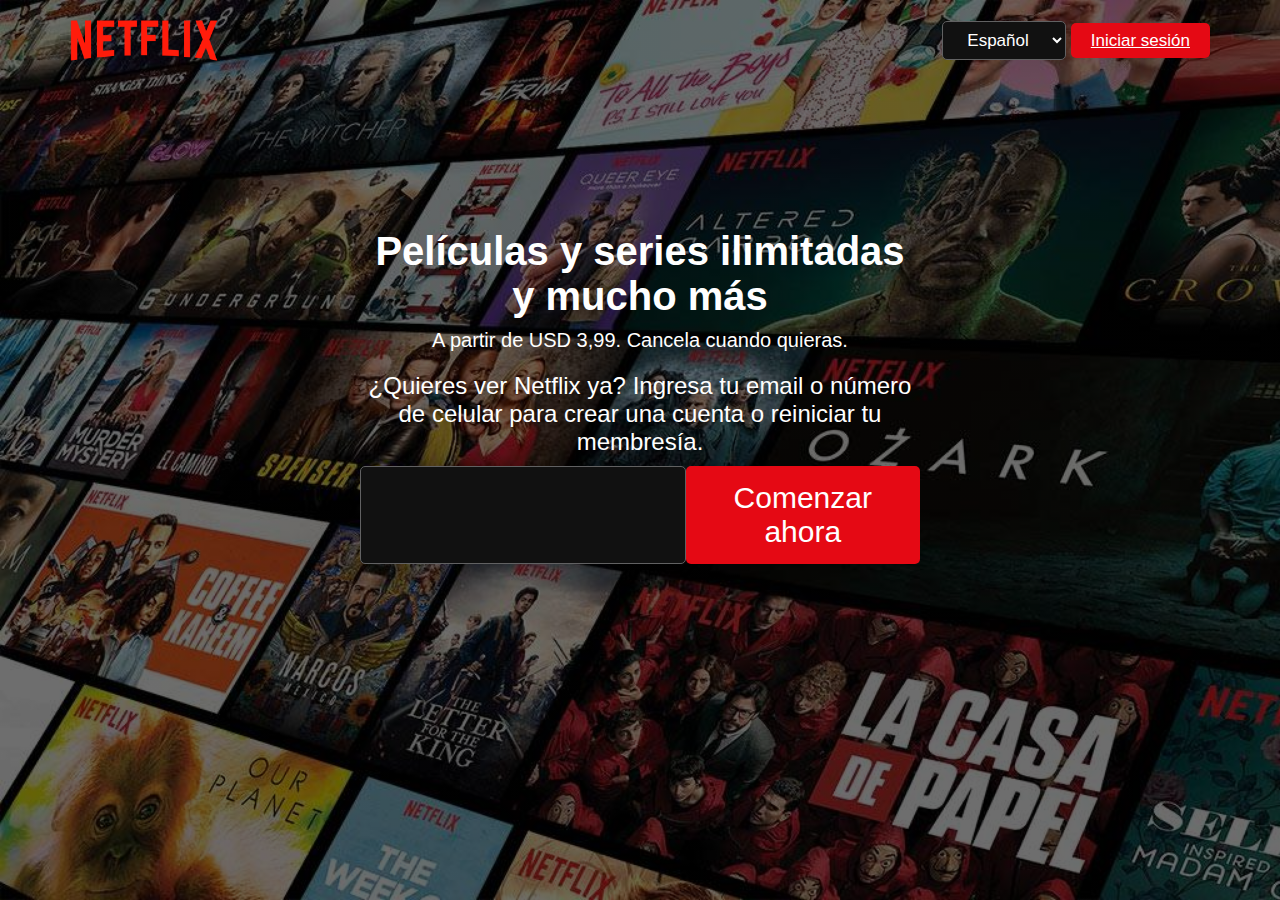
<file: index.html>
<!DOCTYPE html>
<html lang="es">

<head>
    <meta charset="UTF-8">
    <meta name="viewport" content="width=device-width, initial-scale=1.0">
    <link rel="stylesheet" href="css/style.css">
    <link rel="shortcut icon" href="https://th.bing.com/th/id/OIP.jHQLwTvVoKGcJNKN_5jL3QHaHa?rs=1&pid=ImgDetMain" type="image/x-icon">
    <title>NETFLIX</title>
</head>

<body>
    <header class="cabecera">
        <img src="img/netflix-logo.png" alt="" class="logo">
        <div>
            <select name="idioma" id="idioma" class="seleccion-idioma">
                <option value="Español">Español</option>
                <option value="English">English</option>
            </select>
            <a href="login.html" class="boton-inicio">Iniciar sesión</a>
        </div>
    </header>
    <main class="contenido">
        <p class="texto-1">Películas y series ilimitadas y mucho más</p>
        <p class="texto-2">A partir de USD 3,99. Cancela cuando quieras.</p>
        <p class="texto-3">¿Quieres ver Netflix ya? Ingresa tu email o número de celular para crear una cuenta o
            reiniciar tu membresía.</p>
        <div class="formulario">
            <input type="text" class="input">
            <button class="boton-comenzar">Comenzar ahora</button>
        </div>
    </main>
</body>

</html>
</file>
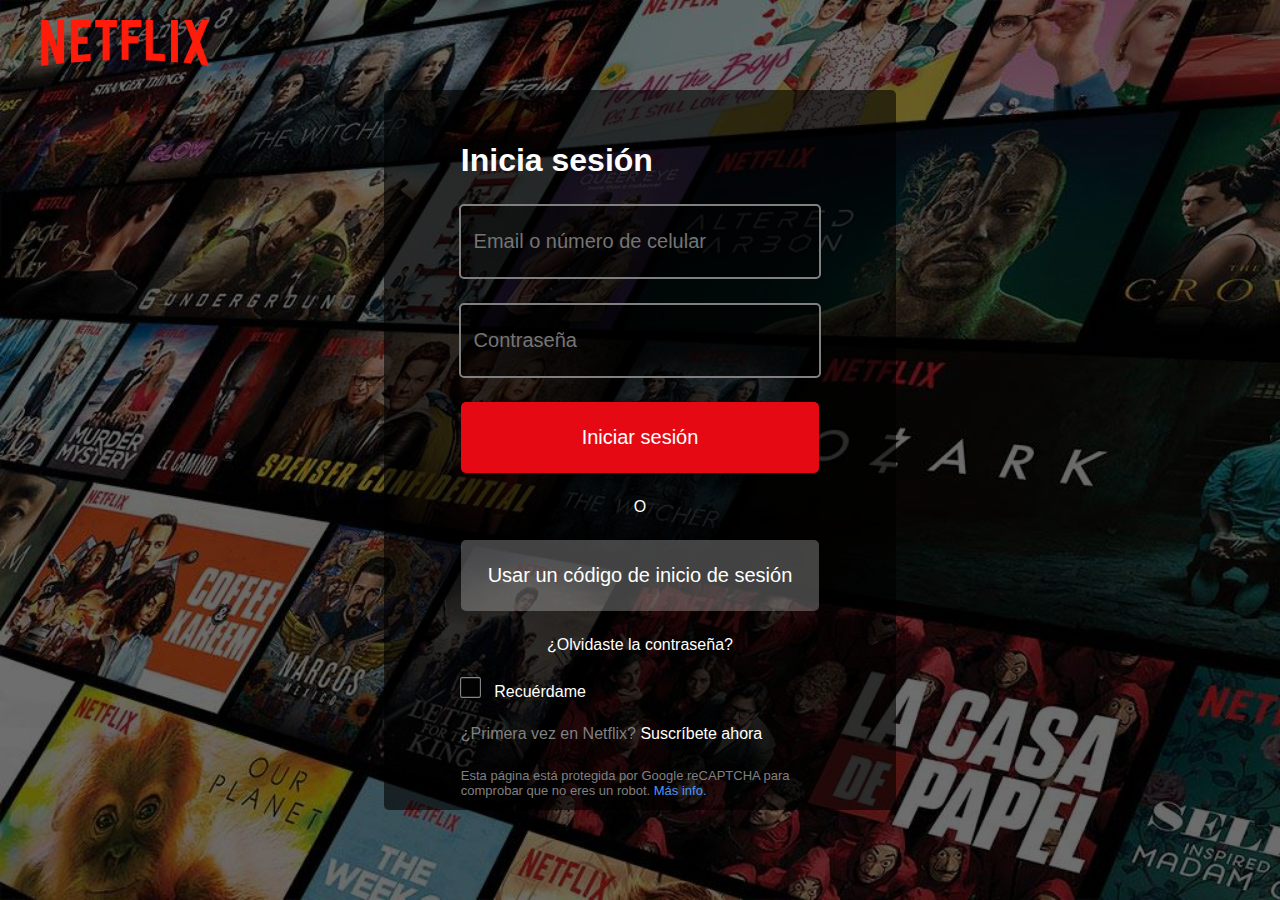
<file: login.html>
<!DOCTYPE html>
<html lang="es">

<head>
    <meta charset="UTF-8">
    <meta name="viewport" content="width=device-width, initial-scale=1.0">
    <link rel="stylesheet" href="css/fondo.css">
    <link rel="stylesheet" href="css/login.css">
    <title>Netflix</title>
</head>

<body>
    <header class="cabecera">
        <a href="index.html">
            <img src="img/netflix-logo.png" alt="" class="logo">
        </a>
    </header>
    <section class="contenido">
        <div class="card">
            <p class="texto-1">Inicia sesión</p>
            <input type="text" placeholder="Email o número de celular" class="input-form">
            <input type="password" placeholder="Contraseña" class="input-form">
            <button type="button" class="boton-sesion">Iniciar sesión</button>
            <p class="texto-2">O</p>
            <button type="button" class="boton-codigo">Usar un código de inicio de sesión</button>
            <a href="#" class="renovar-password">¿Olvidaste la contraseña?</a>
            <div class="opcion">
                <input type="checkbox" id="input-check" class="input-check">
                <label for="input-check">Recuérdame</label>
            </div>
            <p class="texto-3">¿Primera vez en Netflix? <a href="#" class="suscripcion">Suscríbete ahora</a></p>
            <p class="texto-4">Esta página está protegida por Google reCAPTCHA para comprobar que no eres un robot. <a
                    href="#" class="informacion">Más info.</a></p>
        </div>
    </section>
</body>

</html>
</file>
<file: css/style.css>
@import url('fondo.css');
.cabecera {
    height: 9vh;
    display: flex;
    flex-direction: row;
    justify-content: space-between;
    align-items: center;
    padding: 0px 70px;
}

.logo {
    width: 148px;
}

.seleccion-idioma {
    padding: 8px 20px;
    background-color: #111;
    color: white;
    border: 1px solid #616162;
    border-radius: 5px;
    font-size: 17px;
}

.seleccion-idioma:focus {
    border: 3px solid #fff;
}

.boton-inicio {
    padding: 8px 20px;
    background-color: #e50914;
    color: white;
    border-radius: 5px;
    border: none;
    font-size: 17px;
    cursor: pointer;
}

.contenido {
    color: white;
    display: flex;
    flex-direction: column;
    justify-content: center;
    align-items: center;
    height: 70vh;
    padding: 0px 360px;
    text-align: center;
}

.texto-1 {
    font-size: 40px;
    font-weight: bold;
}

.texto-2 {
    font-size: 20px;
    padding: 10px 0px;
}

.texto-3 {
    font-size: 24px;
    padding: 10px 0px;
}

.formulario {
    width: 100%;
    display: flex;
    justify-content: space-between;
}

.input {
    padding: 15px 8px;
    background-color: #111;
    color: white;
    border: 1px solid #616162;
    border-radius: 5px;
    font-size: 30px;
    width: 60%;
}

.input:focus {
    border: 3px solid #fff;
}

.boton-comenzar {
    padding: 15px 15px;
    background-color: #e50914;
    color: white;
    border: none;
    border-radius: 5px;
    font-size: 30px;
    cursor: pointer;
}

@media screen and (max-width:1024px) {
    .cabecera {
        padding: 0px 25px;
    }

    .logo {
        width: 90px;
    }

    .seleccion-idioma {
        padding: 8px 10px;
        font-size: 14px;
    }

    .boton-inicio {
        padding: 8px 10px;
        font-size: 14px;
    }

    .contenido {
        padding: 0px 10px;
    }

    .texto-1 {
        font-size: 32px;
    }

    .texto-2 {
        font-size: 16px;
    }

    .texto-3 {
        font-size: 18px;
        padding: 10px 45px;
    }

    .formulario {
        align-items: center;
        flex-direction: column;
        justify-content: space-around;
        height: 20%;
    }

    .input {
        padding: 10px 8px;
        font-size: 20px;
        width: 60%;
    }

    .boton-comenzar {
        padding: 10px 8px;
        font-size: 22px;
    }
}
</file>
<file: css/fondo.css>
* {
    padding: 0;
    margin: 0;
    font-family: sans-serif;
}

body {
    background-image: linear-gradient(#00000091, #00000091),  url("../img/netflix-fondo.jpg");
    background-size: cover;
    background-repeat: no-repeat;
    height: 100vh;
}
</file>
<file: css/login.css>
.cabecera {
    height: 10vh;
    display: flex;
    align-items: center;
    padding: 0px 40px;
}

.logo {
    width: 170px;
}

.contenido {
    height: 80vh;
    display: flex;
    justify-content: center;
    width: 100%;
}

.card {
    /*background-color: blue;*/
    width: 40%;
    display: flex;
    flex-direction: column;
    justify-content: space-around;
    align-items: center;
    color: white;
    background-color: #00000096;
    border-radius: 5px;
}

.texto-1 {
    width: 70%;
    font-size: 32px;
    font-weight: bold;
    margin-top: 40px;
}

.input-form {
    width: 65%;
    padding: 24px 2.5%;
    background-color: #00000080;
    border-radius: 5px;
    border: 2px solid grey;
    color: white;
    font-size: 20px;
}

.input-form:focus {
    border: 3px solid white;
    outline: none;
}

.boton-sesion {
    color: white;
    background-color: #e50914;
    border: none;
    border-radius: 5px;
    font-size: 20px;
    cursor: pointer;
    padding: 24px 16px;
    width: 70%;
    transition: 1s;
}

.boton-sesion:hover {
    background-color: #c4151e;
    transform: scale(1.1);
}

.texto-2 {
    width: 70%;
    text-align: center;
    font-size: 16px;
}

.boton-codigo {
    color: white;
    background-color: #ffffff42;
    border: none;
    border-radius: 5px;
    font-size: 20px;
    cursor: pointer;
    padding: 24px 16px;
    width: 70%;
    transition: 1s;
}

.boton-codigo:hover {
    background-color: #ffffff29;
    transform: scale(1.1);
}

.renovar-password {
    color: white;
    font-size: 16px;
    text-decoration: none;
}

.renovar-password:hover {
    text-decoration: underline;
    color: grey;
}

.opcion {
    width: 70%;
    text-align: left;
}

.input-check {
    transform: scale(1.1);
    margin-right: 10px;
    /*accent-color: black;*/
    cursor: pointer;
    border: 1px solid #888;
    border-radius: 2px;
    background-color: #020202;
    appearance: none;
    width: 19px;
    height: 19px;
    transition: 0.8s;
}

.input-check:checked {
    background-color: rgb(198, 198, 198);
    background-image: url("data:image/svg+xml,%3csvg viewBox='0 0 16 16' fill='black' xmlns='http://www.w3.org/2000/svg'%3e%3cpath d='M12.207 4.793a1 1 0 010 1.414l-5 5a1 1 0 01-1.414 0l-2-2a1 1 0 011.414-1.414L6.5 9.086l4.293-4.293a1 1 0 011.414 0z'/%3e%3c/svg%3e");
}

.texto-3 {
    width: 70%;
    text-align: left;
    color: grey;
}

.suscripcion {
    text-decoration: none;
    color: white;
}

.suscripcion:hover {
    text-decoration: underline;
}

.texto-4 {
    width: 70%;
    color: grey;
    text-align: left;
    font-size: 13px;
}

.informacion {
    text-decoration: none;
    color: #4d96fc;
}

.informacion:hover {
    text-decoration: underline;
}
/* 360 - 600*/
@media screen and (min-width:360px) and (max-width:600px) {
    .card {
        width: 100%;
    }

    .logo {
        width: 90px;
    }

    body {
        background-image: none;
        background-color: black;
    }

    .texto-1,
    .boton-sesion,
    .texto-2,
    .boton-codigo,
    .opcion,
    .texto-3,
    .texto-4 {
        width: 90%;
    }

    .input-form {
        width: 85%;
    }

    .cabecera {
        padding: 0px 5%;
    }

    .texto-1 {

        margin-top: 0px;
    }
}

@media screen and (max-height:600px) {
    body{
        height: 100%;
    }
    .cabecera{
        height: 10%;
    }
    .contenido{
        height: 90%;
    }
}
</file>
